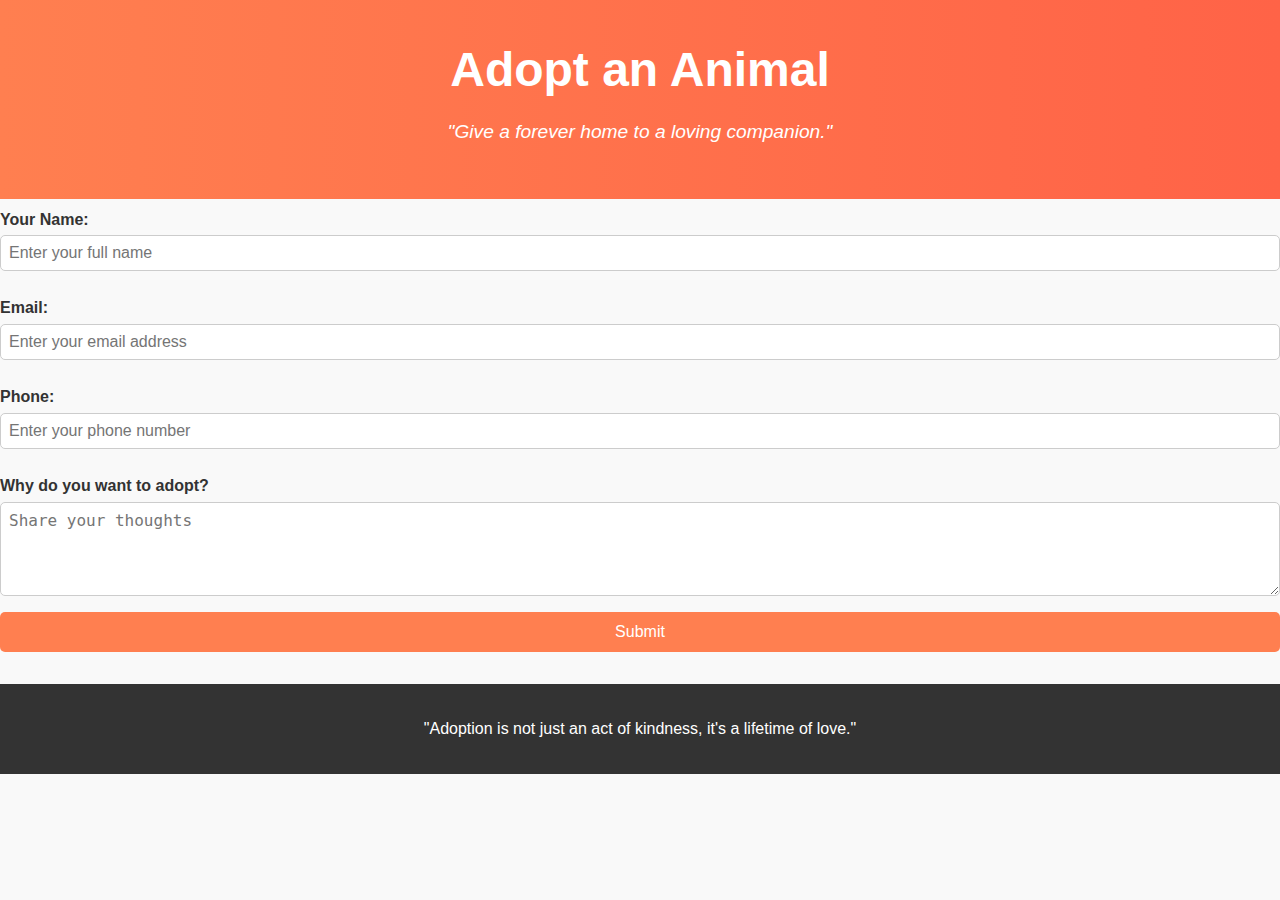
<file: adopt.html>
<!DOCTYPE html>
<html lang="en">

<head>
    <meta charset="UTF-8">
    <meta name="viewport" content="width=device-width, initial-scale=1.0">
    <title>Adoption Form</title>
    <link rel="stylesheet" href="style.css">
</head>

<body>
    <header>
        <h1>Adopt an Animal</h1>
        <p>"Give a forever home to a loving companion."</p>
    </header>

    <main>
        <section class="adoption-form">
            <form>
                <label for="name">Your Name:</label>
                <input type="text" id="name" placeholder="Enter your full name" required>

                <label for="email">Email:</label>
                <input type="email" id="email" placeholder="Enter your email address" required>

                <label for="phone">Phone:</label>
                <input type="tel" id="phone" placeholder="Enter your phone number" required>

                <label for="message">Why do you want to adopt?</label>
                <textarea id="message" rows="4" placeholder="Share your thoughts" required></textarea>

                <button type="submit">Submit</button>
            </form>
        </section>
    </main>

    <footer>
        <p>"Adoption is not just an act of kindness, it's a lifetime of love."</p>
    </footer>
</body>

</html>
</file>
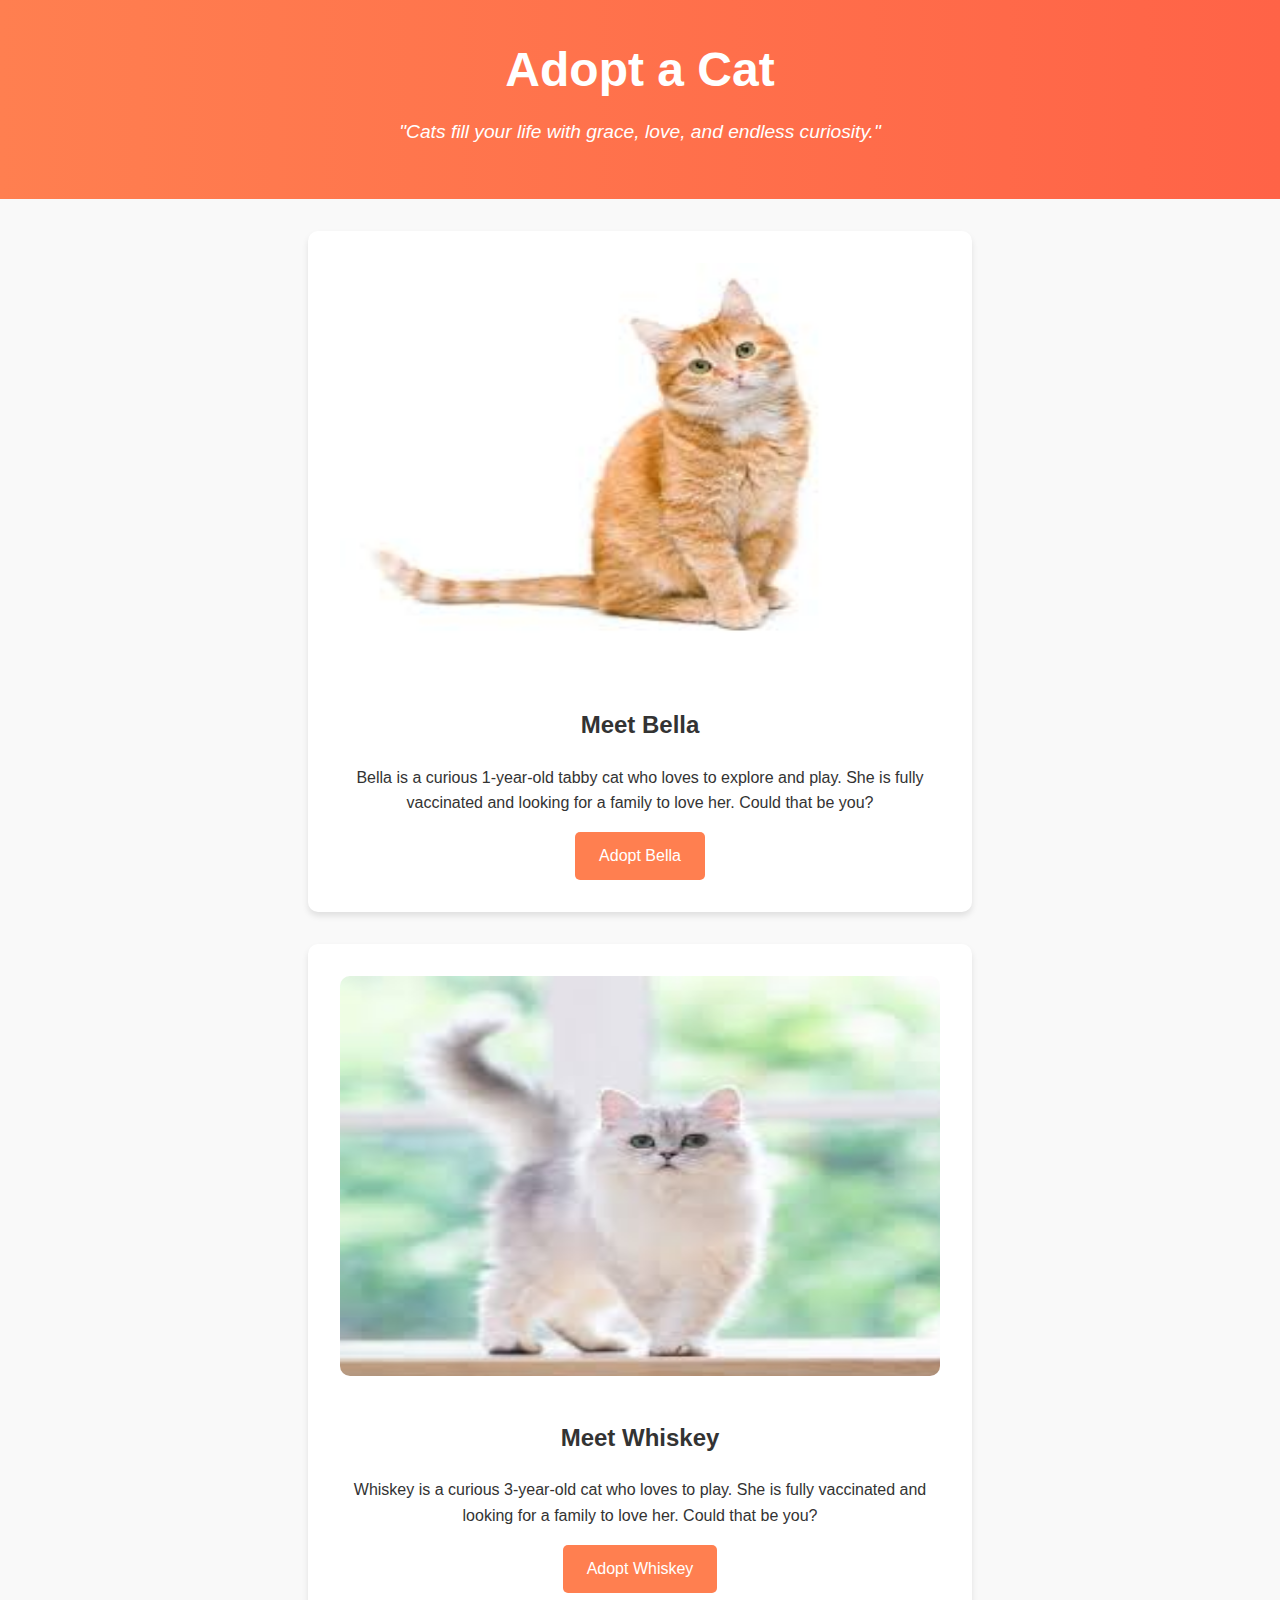
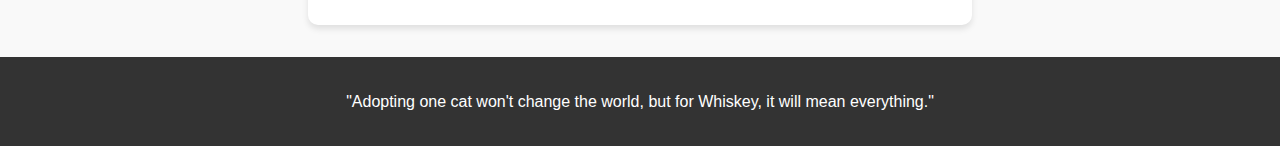
<file: cat.html>
<!DOCTYPE html>
<html lang="en">

<head>
    <meta charset="UTF-8">
    <meta name="viewport" content="width=device-width, initial-scale=1.0">
    <title>Adopt a Cat</title>
    <link rel="stylesheet" href="style.css">
</head>

<body>
    <header>
        <h1>Adopt a Cat</h1>
        <p>"Cats fill your life with grace, love, and endless curiosity."</p>
    </header>

    <main>
        <section class="animal-profile">
            <img src="[data-uri]" alt="Cat">
            <h2>Meet Bella</h2>
            <p>Bella is a curious 1-year-old tabby cat who loves to explore and play. She is fully vaccinated and
                looking for a family to love her. Could that be you?</p>
            <a href="adopt.html" class="adopt-button">Adopt Bella</a>
        </section>
    </main>
    <main>
        <section class="animal-profile">
            <img src="[data-uri]" alt="Cat">
            <h2>Meet Whiskey</h2>
            <p>Whiskey is a curious 3-year-old cat who loves to play. She is fully vaccinated and
                looking for a family to love her. Could that be you?</p>
            <a href="adopt.html" class="adopt-button">Adopt Whiskey</a>
        </section>
    </main>

    <footer>
        <p>"Adopting one cat won't change the world, but for Whiskey, it will mean everything."</p>
    </footer>
</body>
</html>
</file>
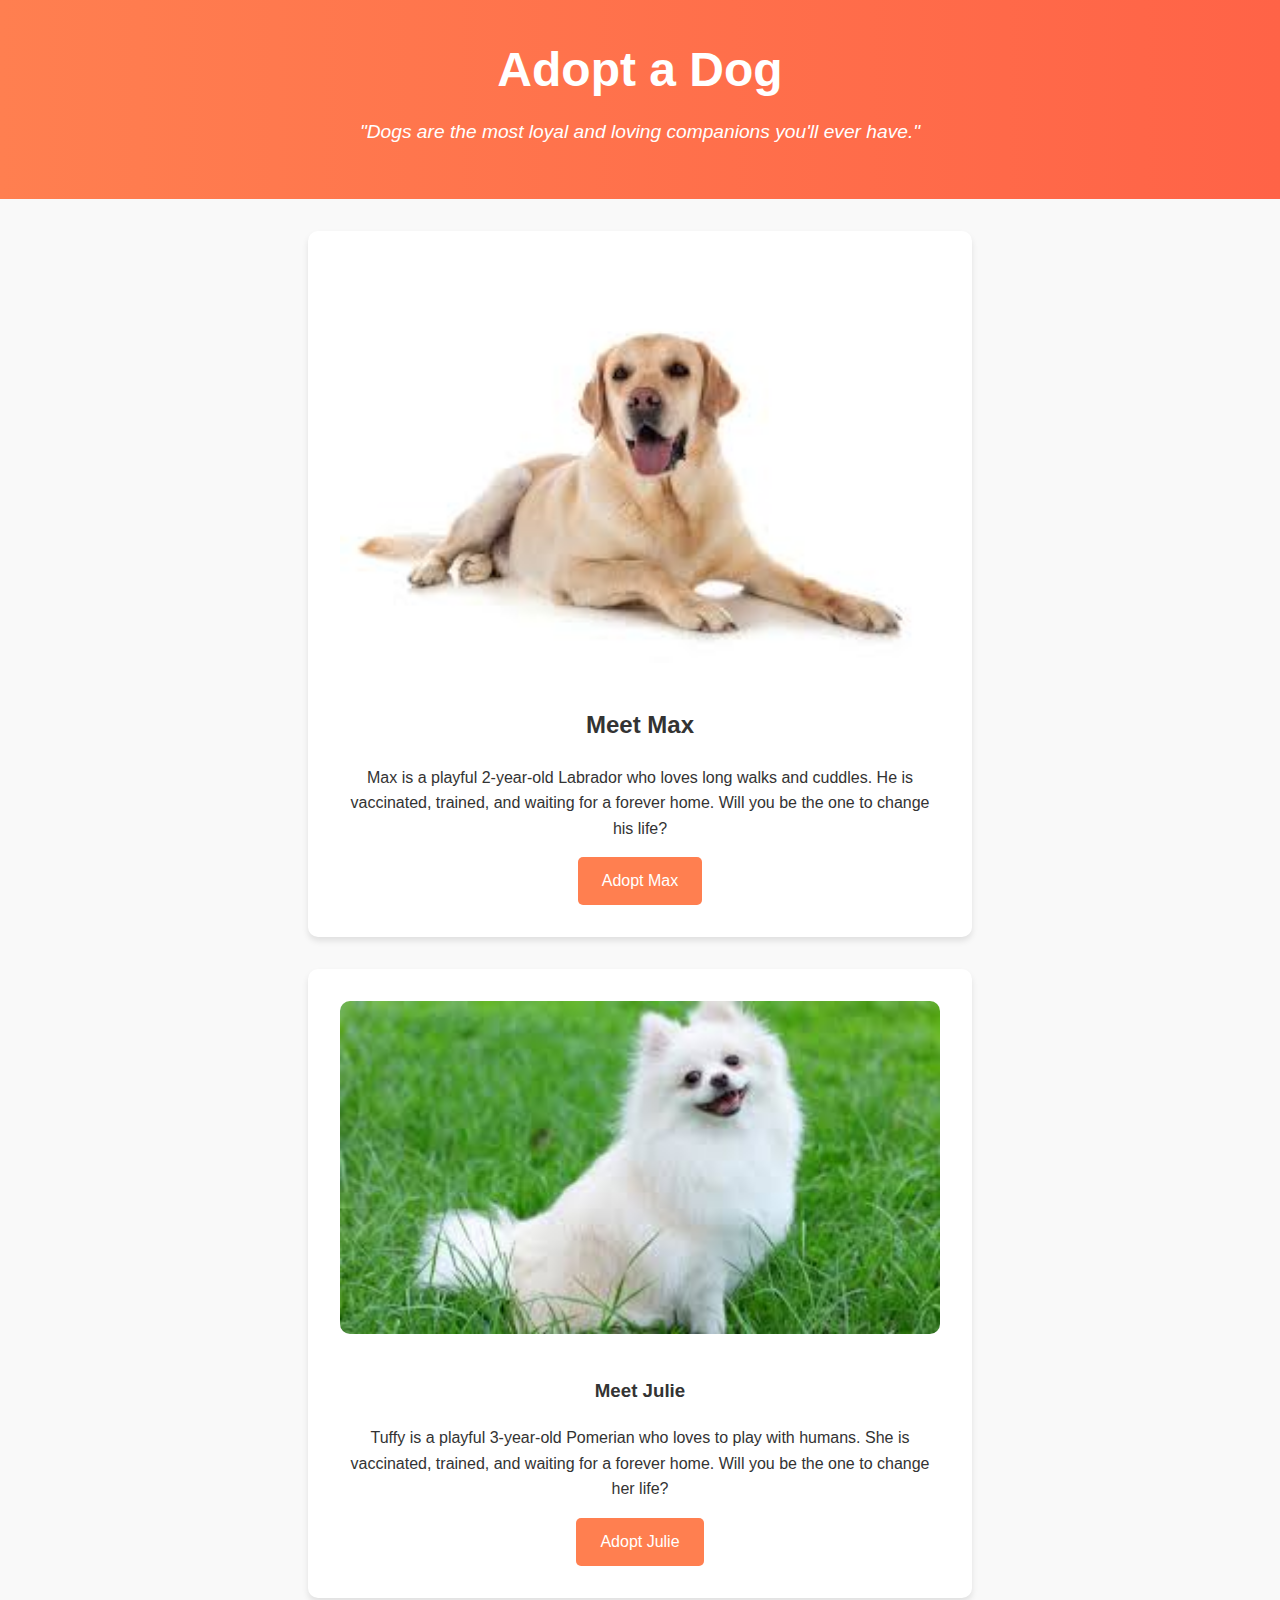
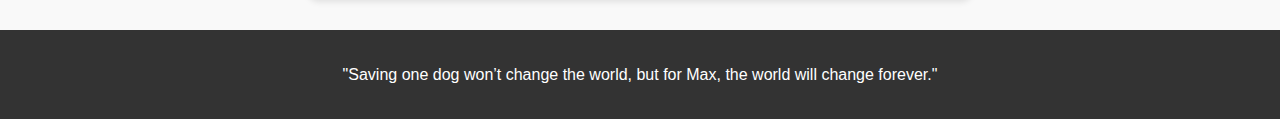
<file: dog.html>
<!DOCTYPE html>
<html lang="en">

<head>
    <meta charset="UTF-8">
    <meta name="viewport" content="width=device-height, initial-scale=1.0">
    <title>Adopt a Dog</title>
    <link rel="stylesheet" href="style.css">
</head>

<body>
    <header>
        <h1>Adopt a Dog</h1>
        <p>"Dogs are the most loyal and loving companions you'll ever have."</p>
    </header>

    <main>
        <section class="animal-profile">
            <img src="[data-uri]" alt="Dog">
            <h2>Meet Max</h2>
            <p>Max is a playful 2-year-old Labrador who loves long walks and cuddles. He is vaccinated, trained, and
                waiting for a forever home. Will you be the one to change his life?</p>
            <a href="adopt.html" class="adopt-button">Adopt Max</a>
        </section>
    </main>
    <main>
        <section class="animal-profile">
            <img src="[data-uri]" alt="Dog">
            <h3>Meet Julie</h3>
            <p>Tuffy is a playful 3-year-old Pomerian who loves to play with humans. She is vaccinated, trained, and
                waiting for a forever home. Will you be the one to change her life?</p>
            <a href="adopt.html" class="adopt-button">Adopt Julie</a>
        </section>
    </main>

    <footer>
        <p>"Saving one dog won’t change the world, but for Max, the world will change forever."</p>
    </footer>
</body>

</html>
</file>
<file: style.css>
/* General Styles */
body {
    font-family: 'Arial', sans-serif;
    margin: 0;
    padding: 0;
    line-height: 1.6;
    background-color: #f9f9f9;
    color: #333;
}

header {
    background: linear-gradient(to right, #ff7f50, #ff6347);
    color: white;
    text-align: center;
    padding: 2rem 0;
}

header h1 {
    font-size: 3rem;
    margin: 0;
}

header p {
    font-style: italic;
    margin-top: 0.5rem;
    font-size: 1.2rem;
}

/* Animal List */
.animal-list {
    display: flex;
    justify-content: center;
    flex-wrap: wrap;
    margin: 2rem 1rem;
}

.animal {
    background: white;
    border-radius: 10px;
    box-shadow: 0 4px 6px rgba(0, 0, 0, 0.1);
    text-align: center;
    margin: 1rem;
    padding: 1rem;
    width: 280px;
    transition: transform 0.3s, box-shadow 0.3s;
}

.animal:hover {
    transform: scale(1.05);
    box-shadow: 0 6px 10px rgba(0, 0, 0, 0.2);
}

.animal img {
    width: 100%;
    /* Image fits inside the container */
    height: 200px;
    /* Fixed height for consistency */
    object-fit: cover;
    /* Keeps aspect ratio */
    border-radius: 10px;
}

.animal h3 {
    margin: 0.5rem 0;
}

.animal p {
    font-size: 0.9rem;
    color: #555;
}

/* Animal Profile */
.animal-profile {
    text-align: center;
    margin: 2rem auto;
    max-width: 600px;
    background: white;
    padding: 2rem;
    border-radius: 10px;
    box-shadow: 0 4px 6px rgba(0, 0, 0, 0.1);
}

.animal-profile img {
    width: 100%;
    /* Fully responsive */
    height: auto;
    /* Maintain aspect ratio */
    max-height: 400px;
    /* Prevent oversized images */
    border-radius: 10px;
    margin-bottom: 1rem;
}

.adopt-button {
    background: #ff7f50;
    color: white;
    border: none;
    padding: 0.7rem 1.5rem;
    border-radius: 5px;
    cursor: pointer;
    font-size: 1rem;
    transition: background 0.3s;
    text-decoration: none;
    display: inline-block;
}

.adopt-button:hover {
    background: #ff6347;
}

/* Adoption Form */
.adoption-form form {
    display: flex;
    flex-direction: column;
}

.adoption-form label {
    margin: 0.5rem 0 0.2rem;
    font-weight: bold;
}

.adoption-form input,
.adoption-form textarea {
    padding: 0.5rem;
    border: 1px solid #ccc;
    border-radius: 5px;
    margin-bottom: 1rem;
    font-size: 1rem;
}

.adoption-form button {
    background: #ff7f50;
    color: white;
    border: none;
    padding: 0.7rem 1.5rem;
    border-radius: 5px;
    cursor: pointer;
    font-size: 1rem;
    transition: background 0.3s;
}

.adoption-form button:hover {
    background: #ff6347;
}

/* Footer */
footer {
    text-align: center;
    padding: 1rem;
    background: #333;
    color: white;
    margin-top: 2rem;
}
</file>
